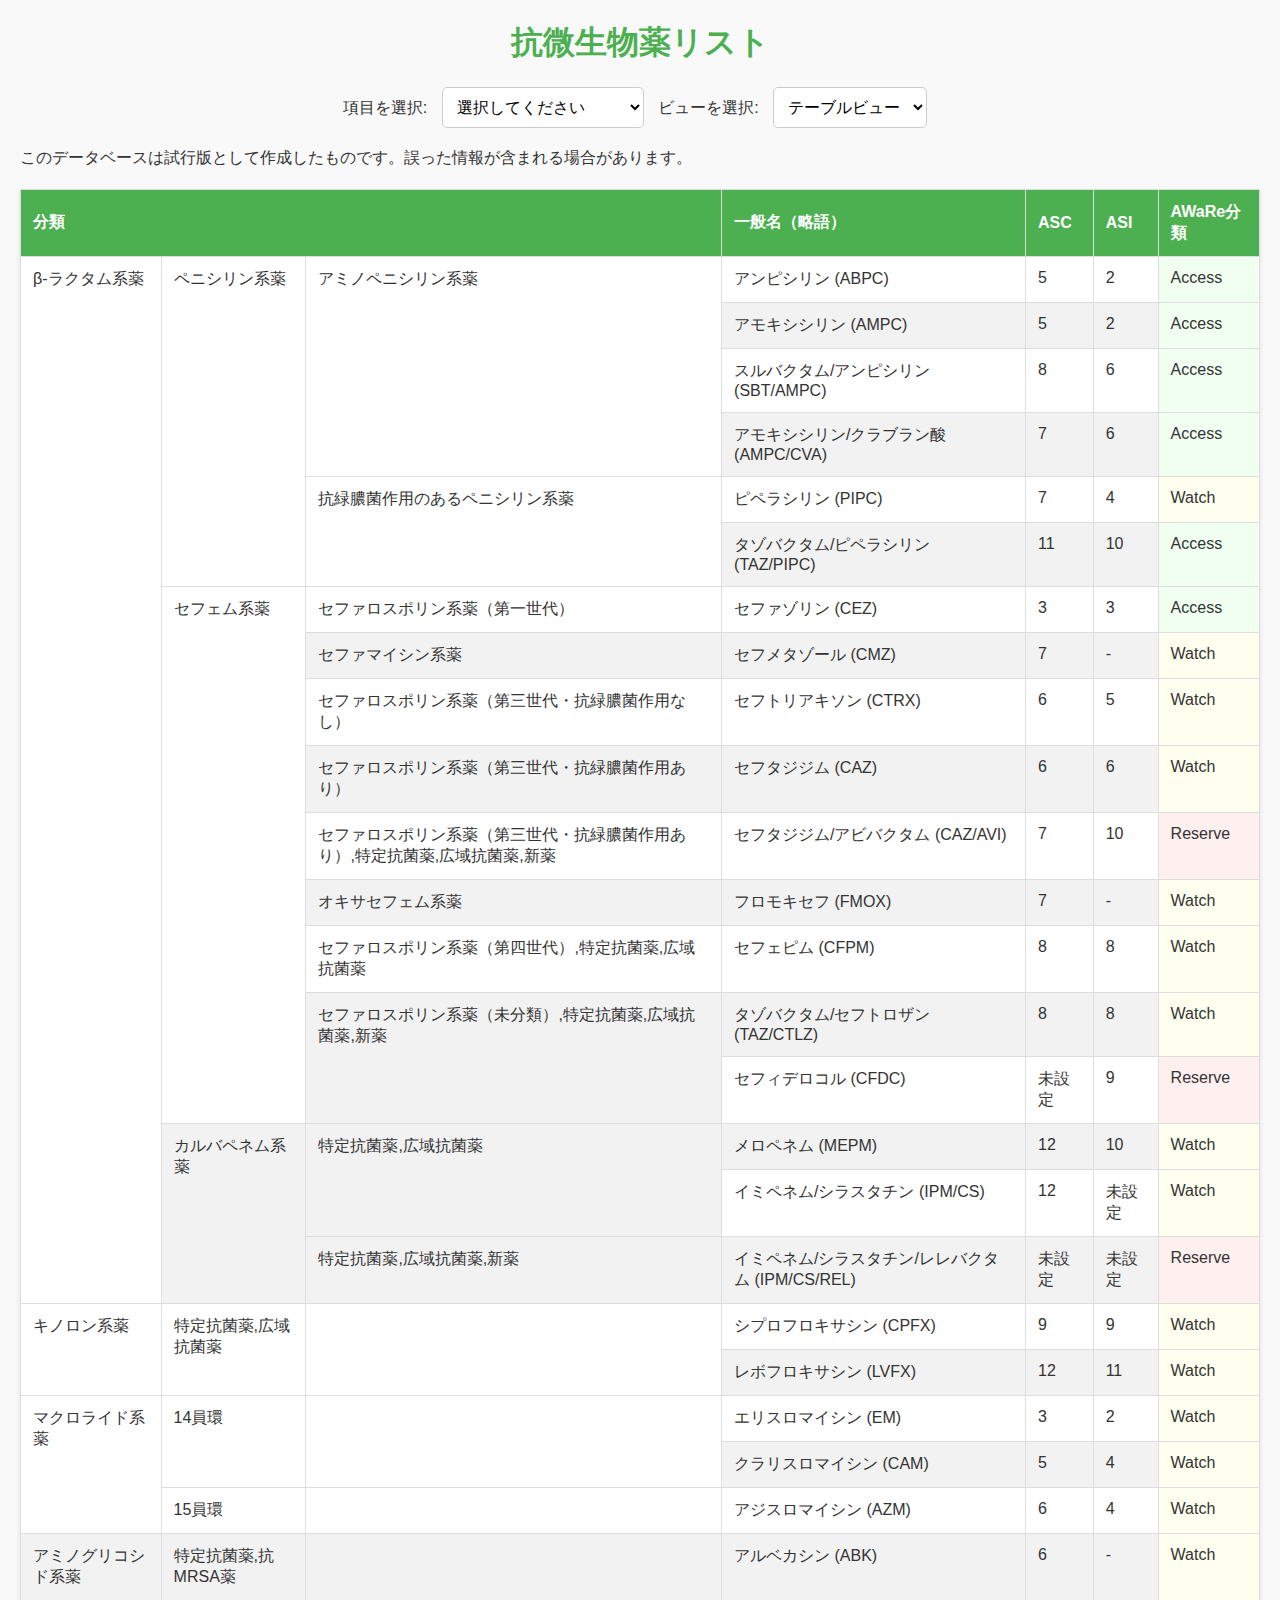
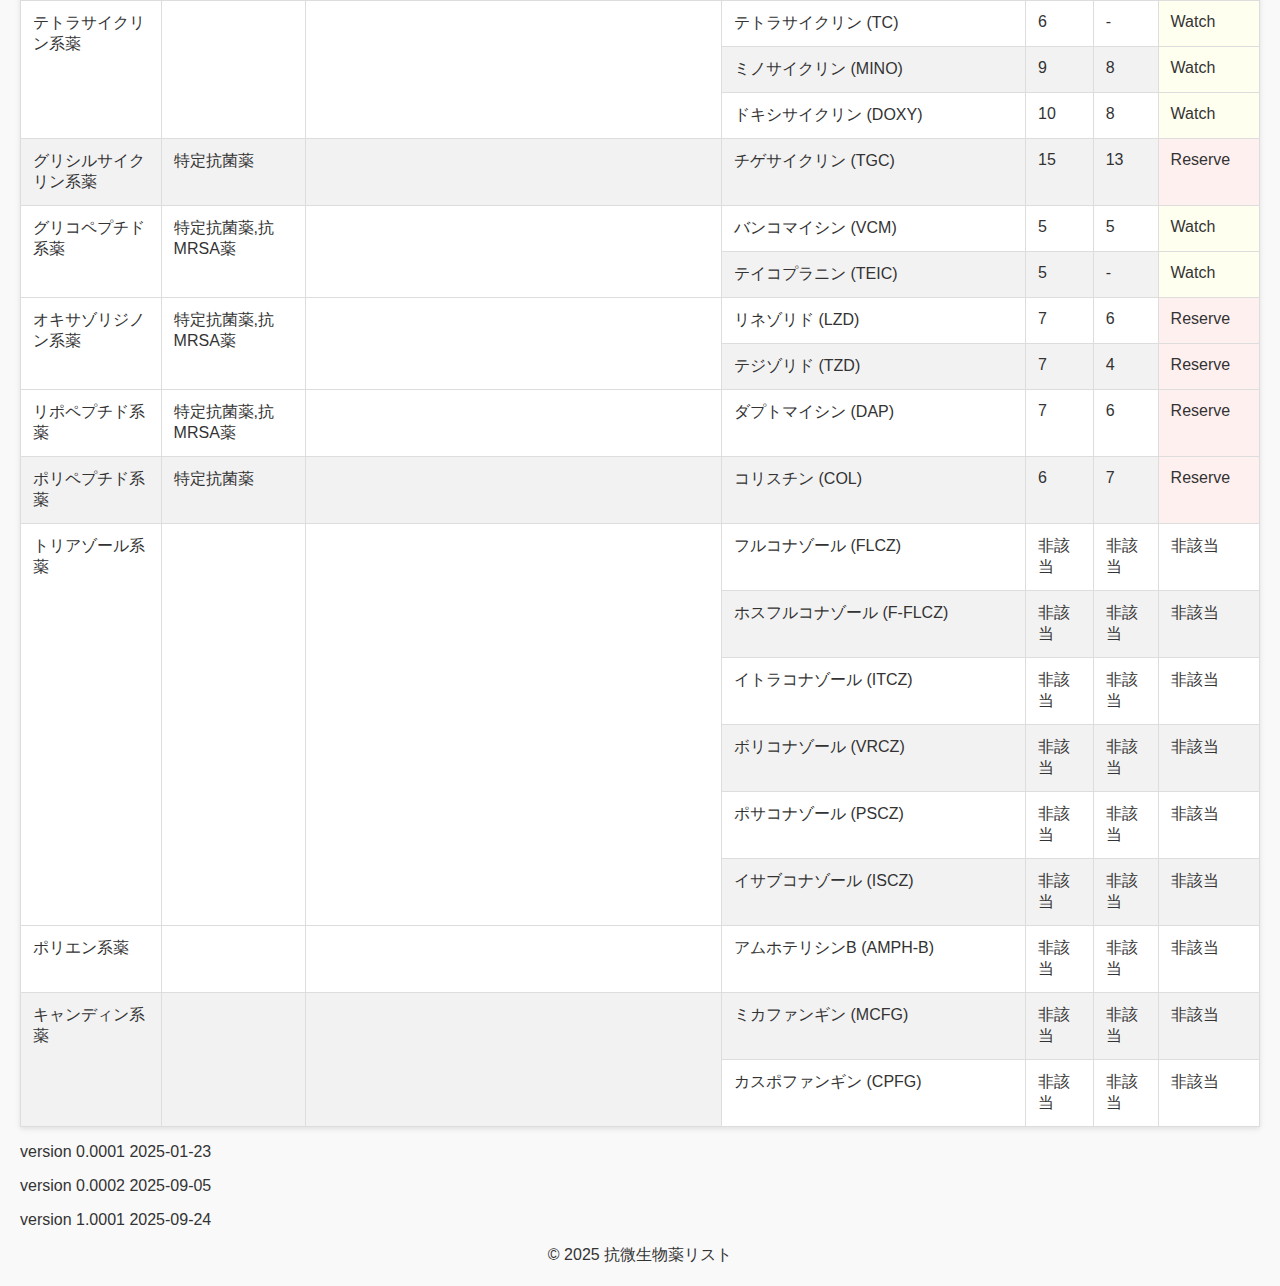
<file: index.html>
<!DOCTYPE html>
<html lang="ja">
  <head>
    <meta charset="UTF-8" />
    <meta name="viewport" content="width=device-width, initial-scale=1.0" />
    <title>抗微生物薬リスト</title>
    <link rel="stylesheet" href="style.css" />
    <link rel="stylesheet" href="top.css" />
  </head>
  <body>
    <h1>抗微生物薬リスト</h1>

    <div class="controls">
      <label for="category-select">項目を選択:</label>
      <select id="category-select">
        <option value="" selected>選択してください</option>
        <option value="クイックガイド">クイックガイド</option>       
        <option value="抗菌薬">抗菌薬</option>
        <option value="β-ラクタム系薬">β-ラクタム系薬</option>
        <option value="ペニシリン系薬">ペニシリン系薬</option>
        <option value="アミノペニシリン系薬">アミノペニシリン系薬</option>
        <option value="セフェム系薬">セフェム系薬</option>
        <option value="カルバペネム系薬">カルバペネム系薬</option>
        <option value="キノロン系薬">キノロン系薬</option>
        <option value="マクロライド系薬">マクロライド系薬</option>
        <option value="アミノグリコシド系薬">アミノグリコシド系薬</option>
        <option value="テトラサイクリン系薬">テトラサイクリン系薬</option>
        <option value="グリコペプチド系薬">グリコペチド系薬</option>
        <option value="オキサゾリジノン系薬">オキサゾリジノン系薬</option>
        <option value="リポペプチド系薬">リポペプチド系薬</option>
        <option value="ポリペプチド系薬">ポリペプチド系薬</option>
        <option value="特定抗菌薬">特定抗菌薬</option>
        <option value="広域抗菌薬">広域抗菌薬</option>
        <option value="抗MRSA薬">抗MRSA薬</option>
        <option value="新薬">新薬</option>
        <option value="抗真菌薬">抗真菌薬</option>
        <option value="トリアゾール系薬">トリアゾール系薬</option>
        <option value="ポリエン系薬">ポリエン系薬</option>
        <option value="キャンディン系薬">キャンディン系薬</option>
        <option value="ESBL">ESBL</option>
        <option value="MBL">MBL</option>
        <option value="DTR">DTR</option>        
        <option value="AWaRe分類">AWaRe分類</option>
        <option value="DASC">DASC</option>
        <option value="ASI">ASI</option>
      </select>

      <label for="view-select">ビューを選択:</label>
      <select id="view-select">
        <option value="table">テーブルビュー</option>
        <option value="vertical">縦型ビュー</option>
      </select>
    </div>
    <p>
      このデータベースは試行版として作成したものです。誤った情報が含まれる場合があります。
    </p>
    <div id="results"></div>
    <p>version 0.0001 2025-01-23</p>
    <p>version 0.0002 2025-09-05</p>
    <p>version 1.0001 2025-09-24</p>
    <div id="scrollToTop" style="display: none">
      <img src="#" alt="Top" id="topImage" />
    </div>
    <!-- index.html に追加 -->
    <div id="howToUseModal" class="modal">
      <div class="modal-content">
        <span class="close-btn">&times;</span>
        <h2>抗微生物薬リスト・クイックガイド</h2>
        <p>
          <ol>
            <li>
              「項目を選択」のプルダウンから項目を選びます。<br />
              項目は抗菌薬の種類だけでなく、用語の説明（AWaRe分類など）も含みます。
            </li>
            <li>
              「ビューを選択」で表示方法を切り替えられます。<br />
              表形式（テーブルビュー）と詳細形式（縦型ビュー）が選べます。
            </li>
            <li>
              縦型ビューで「詳細を見る」ボタンを押すと、追加の説明が展開されます。<br />
              （準備中の項目もあります）
            </li>
          </ol>
        </p>
      </div>
    </div>

    <footer>
      <p style="text-align: center;">&copy; 2025 抗微生物薬リスト</p>
    </footer>
    <script src="top.js"></script>
    <script src="drugpool.js"></script>
    <script src="script.js"></script>
  </body>
</html>
</file>
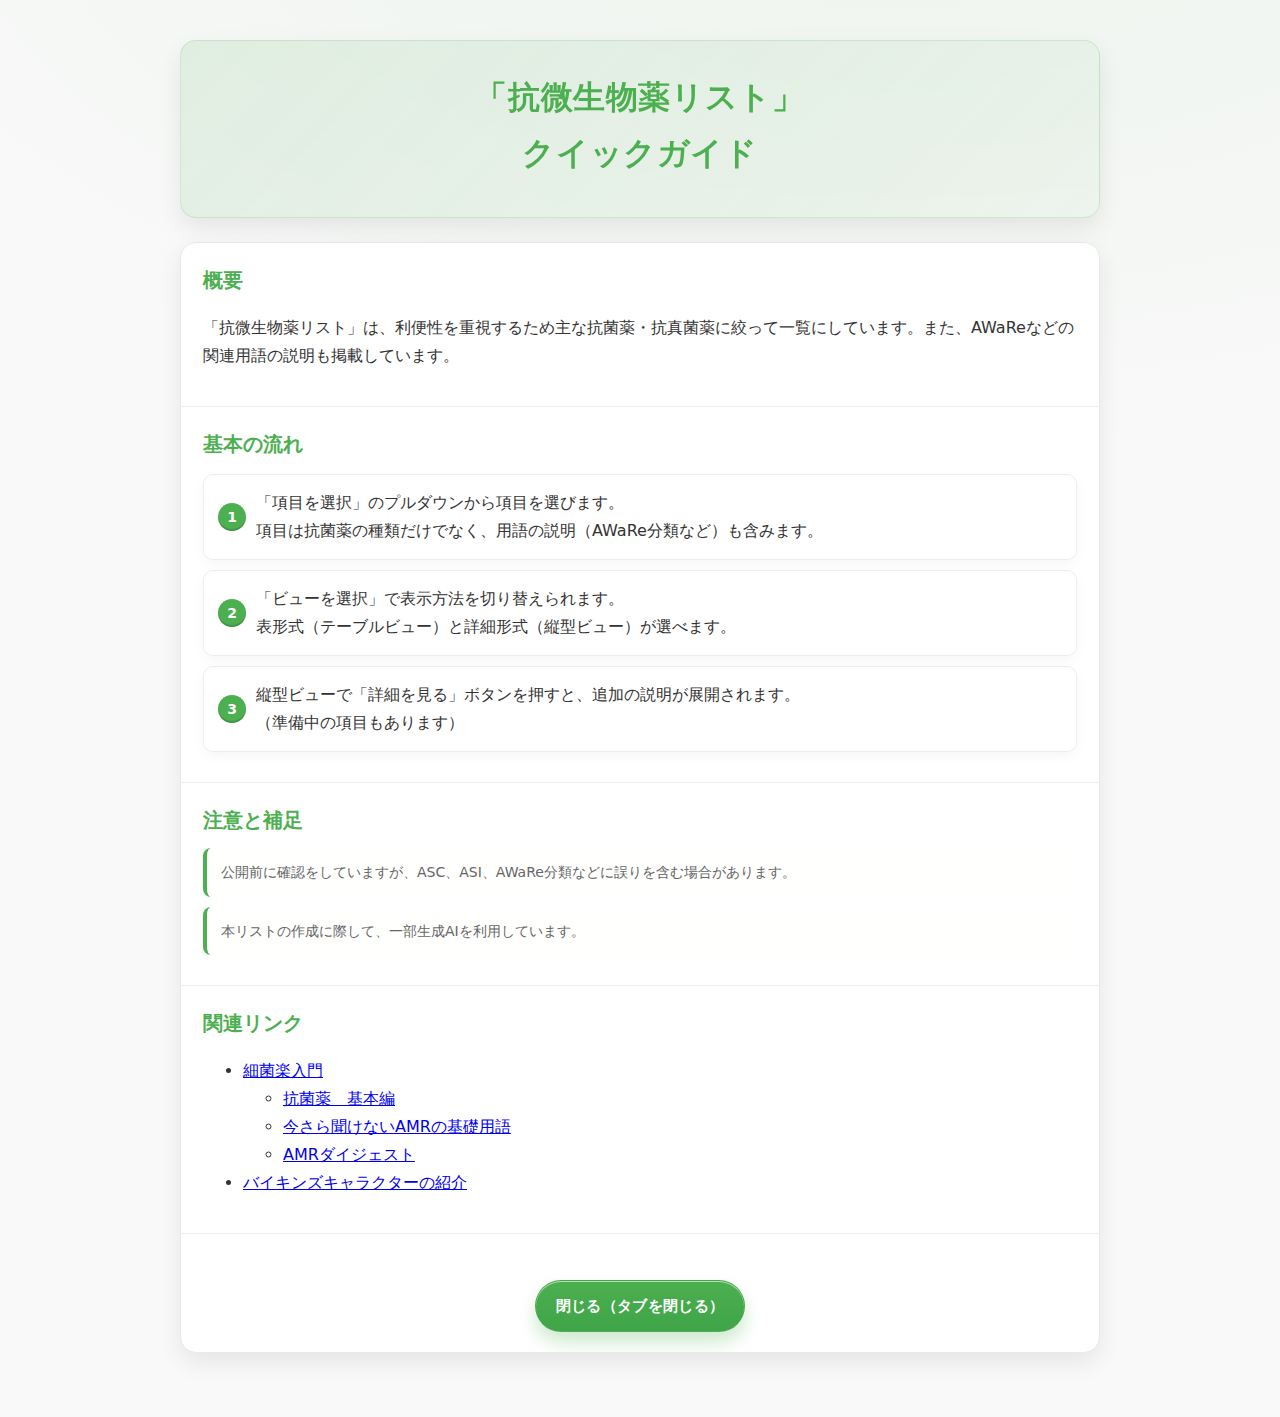
<file: howtouse.html>
<!DOCTYPE html>
<html lang="ja">
  <head>
    <meta charset="UTF-8" />
    <meta name="viewport" content="width=device-width, initial-scale=1" />
    <title>Quick Guide</title>
    <style>
      :root {
        --brand: #4caf50;
        --text: #333;
        --bg: #f9f9f9;
        --card: #fff;
        --muted: #666;
        --shadow: 0 10px 24px rgba(0, 0, 0, 0.08);
        --radius: 16px;
        --radius-sm: 10px;
      }

      * {
        box-sizing: border-box;
      }
      html,
      body {
        margin: 0;
        padding: 0;
      }
      body {
        font-family: system-ui, -apple-system, "Segoe UI", Roboto,
          "Helvetica Neue", Arial, "Noto Sans JP", "Hiragino Kaku Gothic ProN",
          Meiryo, sans-serif;
        color: var(--text);
        background: radial-gradient(
            1200px 600px at 70% -10%,
            rgba(76, 175, 80, 0.07),
            transparent
          ),
          var(--bg);
        line-height: 1.75;
      }

      .container {
        max-width: 960px;
        margin: 40px auto 64px;
        padding: 0 20px;
      }

      /* ヒーローヘッダ */
      .hero {
        background: linear-gradient(
          135deg,
          rgba(76, 175, 80, 0.12),
          rgba(76, 175, 80, 0.04)
        );
        border: 1px solid rgba(76, 175, 80, 0.18);
        border-radius: var(--radius);
        padding: 28px 24px;
        box-shadow: var(--shadow);
        backdrop-filter: blur(2px);
      }

      .title {
        margin: 0 0 8px;
        font-size: clamp(22px, 3.6vw, 32px);
        font-weight: 800;
        letter-spacing: 0.02em;
        color: var(--brand);
        text-align: center;
      }

      .lead {
        margin: 0;
        color: var(--muted);
        text-align: center;
        font-size: clamp(14px, 2.4vw, 16px);
      }

      /* カード */
      .card {
        margin-top: 24px;
        background: var(--card);
        border-radius: var(--radius);
        box-shadow: var(--shadow);
        border: 1px solid #e9e9e9;
        overflow: hidden;
      }

      .card__section {
        padding: 20px 22px;
      }
      .card__section + .card__section {
        border-top: 1px solid #eee;
      }

      h2 {
        margin: 0 0 10px;
        font-size: clamp(18px, 2.8vw, 20px);
        color: var(--brand);
      }

      /* リッチ番号リスト */
      ol.pretty {
        margin: 12px 0 0 0;
        padding: 0;
        counter-reset: step;
        list-style: none;
      }
      .pretty li {
        position: relative;
        padding: 14px 14px 14px 52px;
        border: 1px solid #eee;
        border-radius: var(--radius-sm);
        background: #fff;
        box-shadow: 0 4px 12px rgba(0, 0, 0, 0.04);
        margin: 10px 0;
      }
      .pretty li::before {
        counter-increment: step;
        content: counter(step);
        position: absolute;
        left: 14px;
        top: 50%;
        transform: translateY(-50%);
        width: 28px;
        height: 28px;
        display: grid;
        place-items: center;
        border-radius: 50%;
        background: var(--brand);
        color: #fff;
        font-weight: 700;
        font-size: 14px;
        box-shadow: inset 0 -2px 0 rgba(0, 0, 0, 0.15);
      }

      .note {
        font-size: 14px;
        color: var(--muted);
        background: #fffffe;
        border-left: 4px solid var(--brand);
        padding: 12px 14px;
        border-radius: 8px;
        margin: 10px 0;
      }

      /* ボタン（アンカー） */
      .actions {
        display: flex;
        gap: 12px;
        flex-wrap: wrap;
        justify-content: center;
        margin-top: 26px;
      }
      a.btn {
        display: inline-block;
        padding: 12px 20px;
        border-radius: 999px;
        text-decoration: none;
        font-weight: 700;
        font-size: 15px;
        letter-spacing: 0.02em;
        border: 1px solid rgba(76, 175, 80, 0.25);
        background: linear-gradient(180deg, #4caf50, #3fa548);
        color: #fff;
        box-shadow: 0 10px 18px rgba(76, 175, 80, 0.28),
          0 1px 0 rgba(255, 255, 255, 0.6) inset;
        transform: translateY(0);
        transition: transform 0.15s ease, filter 0.2s ease, box-shadow 0.2s ease;
      }
      a.btn:hover {
        filter: brightness(1.03);
        transform: translateY(-2px);
        box-shadow: 0 14px 22px rgba(76, 175, 80, 0.32);
      }
      a.btn:active {
        transform: translateY(0);
        filter: brightness(0.98);
      }

      /* レスポンシブ細部 */
      @media (max-width: 520px) {
        .container {
          margin: 20px auto 40px;
        }
        .card__section {
          padding: 16px;
        }
      }
    </style>
  </head>

  <body>
    <div class="container">
      <header class="hero">
        <h1 class="title">「抗微生物薬リスト」<br />クイックガイド</h1>
      </header>
      <section class="card">
        <div class="card__section">
          <h2>概要</h2>
          <p>
            「抗微生物薬リスト」は、利便性を重視するため主な抗菌薬・抗真菌薬に絞って一覧にしています。また、AWaReなどの関連用語の説明も掲載しています。
          </p>
        </div>
        <div class="card__section">
          <h2>基本の流れ</h2>
          <ol class="pretty">
            <li>
              「項目を選択」のプルダウンから項目を選びます。<br />
              項目は抗菌薬の種類だけでなく、用語の説明（AWaRe分類など）も含みます。
            </li>
            <li>
              「ビューを選択」で表示方法を切り替えられます。<br />
              表形式（テーブルビュー）と詳細形式（縦型ビュー）が選べます。
            </li>
            <li>
              縦型ビューで「詳細を見る」ボタンを押すと、追加の説明が展開されます。<br />
              （準備中の項目もあります）
            </li>
          </ol>
        </div>

        <div class="card__section">
          <h2>注意と補足</h2>
          <p class="note">
            公開前に確認をしていますが、ASC、ASI、AWaRe分類などに誤りを含む場合があります。
          </p>
          <p class="note">
            本リストの作成に際して、一部生成AIを利用しています。
          </p>
        </div>
        <div class="card__section">
          <h2>関連リンク</h2>
          <p>
            <ul>
                <li><a
              href="http://filgap.kenkyuukai.jp/special/?id=41988"
              target="_blank"
              >細菌楽入門</a
            >
                    <ul>
                        <li><a href="http://filgap.kenkyuukai.jp/special/?id=42084" target="_blank">抗菌薬　基本編</a>
                        </li>
                        <li><a href="http://filgap.kenkyuukai.jp/special/?id=42864" target="_blank">今さら聞けないAMRの基礎用語</a>
                        </li>
                        <li><a href="http://filgap.kenkyuukai.jp/special/?id=41990" target="_blank">AMRダイジェスト</a>
                        </li>
                    </ul>
                </li>
                <li><a href="https://somekata.github.io/baikinscharacters/" target="_blank">バイキンズキャラクターの紹介</a></li>

            </ul>
          </p>
        </div>

        <div class="card__section">
          <div class="actions">
            <!-- 閉じる（新規タブで開かれた場合はタブを閉じる） -->
            <a href="#" id="closeWindow" class="btn">閉じる（タブを閉じる）</a>
          </div>
        </div>
      </section>
    </div>

    <script>
      // window.close() は「スクリプトで開かれた（例：target=_blank）」タブでのみ有効。
      // 失敗時は index.html にフォールバック。
      document
        .getElementById("closeWindow")
        .addEventListener("click", function (e) {
          e.preventDefault();
          const canClose = !!window.opener || window.name !== "";
          // iOS/Safari 等では opener が null でも close できる場合があるので一度試す
          window.close();
          // ほんのわずか待ってフォールバック
          setTimeout(() => {
            // 閉じられていない場合だけ遷移
            // （window.closed はクロスブラウザで確実ではないので location で担保）
            if (!document.hidden) location.href = "index.html";
          }, 120);
        });
    </script>
  </body>
</html>
</file>
<file: style.css>
/* 全体のスタイル */
body {
    font-family: 'Arial', sans-serif;
    margin: 20px;
    background-color: #f9f9f9;
    color: #333;
  }
  
  h1, h2 {
    text-align: center;
    color: #4CAF50;
    font-weight: bold;
  }
  
  .controls {
    margin-bottom: 20px;
    text-align: center;
  }
  
  select {
    margin: 0 10px;
    padding: 10px;
    font-size: 16px;
    border: 1px solid #ccc;
    border-radius: 5px;
    background-color: #fff;
    transition: all 0.3s;
  }
  
  select:hover, select:focus {
    border-color: #4CAF50;
    box-shadow: 0 0 5px rgba(76, 175, 80, 0.5);
  }
  
  /* テーブルスタイル */
  table {
    width: 100%;
    border-collapse: collapse;
    margin-top: 20px;
    background-color: #fff;
    box-shadow: 0 2px 5px rgba(0, 0, 0, 0.1);
  }
  
  th, td {
    padding: 12px;
    text-align: left;
    border: 1px solid #ddd;
  }
  
  th {
    background-color: #4CAF50;
    color: white;
    font-weight: bold;
  }
  
  td {
    vertical-align: top;
  }
  
  tr:nth-child(even) {
    background-color: #f2f2f2;
  }
  
  tr:hover {
    background-color: #f1f1f1;
  }
  
  /* 詳細ボタン */
  .show-more {
    display: inline-block;
    margin-top: 10px;
    padding: 8px 12px;
    font-size: 14px;
    color: white;
    background-color: #4CAF50;
    border: none;
    border-radius: 5px;
    cursor: pointer;
    transition: background-color 0.3s;
  }
  
  .show-more:hover {
    background-color: #45a049;
  }
  
  .show-more:disabled {
    background-color: #ccc;
    cursor: not-allowed;
  }
  
  /* 詳細エリア */
  .details {
    margin-top: 10px;
    padding: 10px;
    background-color: #f9f9f9;
    border-left: 5px solid #4CAF50;
    font-size: 14px;
    color: #555;
  }
  
  /* タイトルと内容の間隔 */
  h3 {
    margin: 20px 0 10px;
    color: #4CAF50;
    font-weight: bold;
  }
  
  /* カード型デザイン (縦型ビュー用) */
  /*いったん不活化
  li {
    list-style: none;
    margin-bottom: 20px;
    padding: 20px;
    border: 1px solid #ddd;
    border-radius: 10px;
    background-color: #fff;
    box-shadow: 0 2px 5px rgba(0, 0, 0, 0.1);
    transition: transform 0.2s;
  }

  li:hover {
    transform: scale(1.02);
  }
    */
  
  /* レスポンシブ対応 */
  @media (max-width: 768px) {
    table {
      font-size: 14px;
    }
  
    select {
      font-size: 14px;
      padding: 8px;
    }
  
    .show-more {
      font-size: 12px;
      padding: 6px 10px;
    }
  }
  p#categoryInfo {
    background-color: #ffffff;
    padding:5px;
    border:  #ffffff70 solid 1px ;
    border-radius: 5px;
  }
  p#categoryInfo::first-letter {
    margin-left: 1em; /* インデントの幅を調整 */
  }

  div.drug-container {
    padding: 10px;
    background-color: #ffffff;
    border-radius: 5px;
  }

  /*コンテナのAWaRe別色分け*/
  div.Access {
    border:solid 2px;
    border-color: #4CAF50;
    background-color: #fafffa;
  }
  div.Watch {
    border:solid 2px;
    border-color: #fdfdaa;
    background-color: #fffffa;

  }
  div.Reserve {
    border:solid 2px;
    border-color: #fa0000;
    background-color: #fffafa;
  }
  div.aware-default {
    background-color: transparent;
  }

  /*AWaReセルの色分け*/
  td.Access {
    background-color: #f0fff0;
  }

  td.Watch {
    background-color: #fffff0;
  }

  td.Reserve {
    background-color: #fff0f0;
  }

  td.aware-default {
    background-color: transparent;
  }

  .explain {
    background-color: white; /* 背景色を白に設定 */
    padding: 10px; /* 内側の余白を設定 */
    border-radius: 5px; /* 角を丸める */
    border: 1px solid #ccc; /* 境界線を薄いグレーで設定 */
    list-style-position: inside; /* リストマークを内側に配置 */
  }
  
  .explain li {
    list-style-type: square; /* リストマークを四角に設定 */
    margin-bottom: 5px; /* 各リストアイテム間の余白を設定 */
  }

  p.whiteback {
    background-color: white; /* 背景色を白に設定 */
    padding: 10px; /* 内側の余白を設定 */
    border-radius: 5px; /* 角を丸める */
  }

 /* モーダル全体 */
.modal {
  display: none; /* 初期は非表示 */
  position: fixed;
  z-index: 2000;
  left: 0; top: 0;
  width: 100%; height: 100%;
  background-color: rgba(0,0,0,0.4);
}

/* モーダル内容部分 */
.modal-content {
  background: #fff;
  margin: 10% auto;
  padding: 20px;
  border-radius: 10px;
  width: 80%;
  max-width: 500px;
  box-shadow: 0 2px 10px rgba(0,0,0,0.3);
}

/* 閉じるボタン */
.close-btn {
  float: right;
  font-size: 20px;
  cursor: pointer;
}
.close-btn:hover {
  color: red;
}
</file>
<file: top.css>
#scrollToTop {
    position: fixed;
    bottom: 50px;
    right: 50px;
    width: 100px; /* Adjust size as needed */
    height: 100px;
    cursor: pointer;
    z-index: 1000; /* Ensure it appears above other elements */
    box-shadow: 0 4px 8px rgba(0, 0, 0, 0.2);
    border-radius: 50%;
    transition: transform 0.3s ease-in-out, opacity 0.3s;
}

#scrollToTop:hover {
    transform: scale(1.1); /* Slight zoom on hover */
}

#scrollToTop img {
    width: 100%;
    height: 100%;
    object-fit: cover; /* Ensures the image scales properly */
    border-radius: 50%; /* Makes the image circular */
}
</file>
